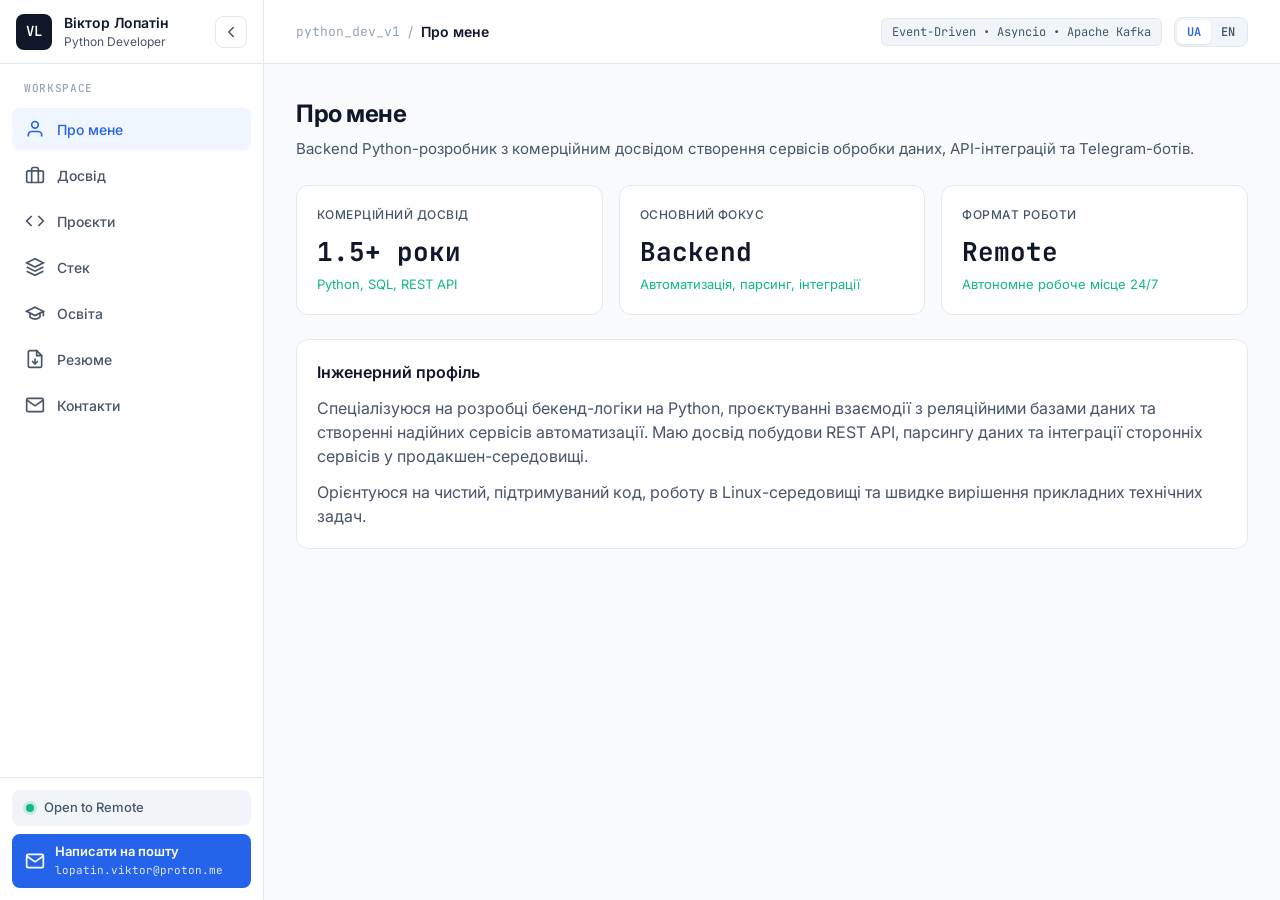
<file: index.html>
<!DOCTYPE html>
<html lang="uk">
<head>
  <meta charset="UTF-8">
  <meta name="viewport" content="width=device-width, initial-scale=1.0">
  <title>Viktor Lopatin — Python Developer</title>
  <link rel="preconnect" href="https://fonts.googleapis.com">
  <link rel="preconnect" href="https://fonts.gstatic.com" crossorigin>
  <link href="https://fonts.googleapis.com/css2?family=Inter:wght@400;500;600;700&family=JetBrains+Mono:wght@400;500&display=swap" rel="stylesheet">
  <link rel="stylesheet" href="style.css">
  <link rel="stylesheet" href="project-stack-preview.css"> 
</head>
<body>
  <div class="app-layout">
    <!-- Затемнення фону при відкритому меню на мобільному -->
    <div class="sidebar-backdrop" id="sidebarBackdrop"></div>

    <!-- Бокова панель навігації (Sidebar) -->
    <aside class="sidebar" id="sidebar">
      <div class="sidebar-header">
        <div class="brand">
          <div class="brand-icon">VL</div>
          <div class="brand-info">
            <span class="brand-name" data-i18n="brand.name">Віктор Лопатін</span>
            <span class="brand-role" data-i18n="brand.role">Python Developer</span>
          </div>
        </div>
        <button class="toggle-btn" id="toggleSidebar" title="Згорнути / розгорнути меню" aria-label="Toggle sidebar">
          <svg width="18" height="18" viewBox="0 0 24 24" fill="none" stroke="currentColor" stroke-width="2" stroke-linecap="round" stroke-linejoin="round">
            <polyline points="15 18 9 12 15 6"></polyline>
          </svg>
        </button>
      </div>

      <nav class="sidebar-nav">
        <div class="nav-section-label">WORKSPACE</div>
        
        <a href="pages/about.html" class="nav-item active" data-page="pages/about.html" data-title-key="nav.about">
          <svg class="nav-icon" viewBox="0 0 24 24" fill="none" stroke="currentColor" stroke-width="2">
            <path d="M20 21v-2a4 4 0 0 0-4-4H8a4 4 0 0 0-4 4v2"></path>
            <circle cx="12" cy="7" r="4"></circle>
          </svg>
          <span class="nav-text" data-i18n="nav.about">Про мене</span>
        </a>

        <a href="pages/experience.html" class="nav-item" data-page="pages/experience.html" data-title-key="nav.experience">
          <svg class="nav-icon" viewBox="0 0 24 24" fill="none" stroke="currentColor" stroke-width="2">
            <rect x="2" y="7" width="20" height="14" rx="2" ry="2"></rect>
            <path d="M16 21V5a2 2 0 0 0-2-2h-4a2 2 0 0 0-2 2v16"></path>
          </svg>
          <span class="nav-text" data-i18n="nav.experience">Досвід</span>
        </a>

        <a href="pages/projects.html" class="nav-item" data-page="pages/projects.html" data-title-key="nav.projects">
          <svg class="nav-icon" viewBox="0 0 24 24" fill="none" stroke="currentColor" stroke-width="2">
            <polyline points="16 18 22 12 16 6"></polyline>
            <polyline points="8 6 2 12 8 18"></polyline>
          </svg>
          <span class="nav-text" data-i18n="nav.projects">Проєкти</span>
        </a>

        <a href="pages/stack.html" class="nav-item" data-page="pages/stack.html" data-title-key="nav.stack">
          <svg class="nav-icon" viewBox="0 0 24 24" fill="none" stroke="currentColor" stroke-width="2">
            <polygon points="12 2 2 7 12 12 22 7 12 2"></polygon>
            <polyline points="2 17 12 22 22 17"></polyline>
            <polyline points="2 12 12 17 22 12"></polyline>
          </svg>
          <span class="nav-text" data-i18n="nav.stack">Стек</span>
        </a>

        <a href="pages/education.html" class="nav-item" data-page="pages/education.html" data-title-key="nav.education">
          <svg class="nav-icon" viewBox="0 0 24 24" fill="none" stroke="currentColor" stroke-width="2">
            <path d="M22 10v6M2 10l10-5 10 5-10 5z"></path>
            <path d="M6 12v5c3 3 9 3 12 0v-5"></path>
          </svg>
          <span class="nav-text" data-i18n="nav.education">Освіта</span>
        </a>

        <a href="#resume" class="nav-item" data-page="pages/resume.html" data-title-key="nav.resume">
          <svg class="nav-icon" viewBox="0 0 24 24" fill="none" stroke="currentColor" stroke-width="2" stroke-linecap="round" stroke-linejoin="round">
            <path d="M14 2H6a2 2 0 0 0-2 2v16a2 2 0 0 0 2 2h12a2 2 0 0 0 2-2V8z"></path>
            <polyline points="14 2 14 8 20 8"></polyline>
            <path d="M12 18v-6"></path>
            <path d="m9 15 3 3 3-3"></path>
          </svg>
          <span class="nav-text" data-i18n="nav.resume">Резюме</span>
        </a>

        <a href="pages/contacts.html" class="nav-item" data-page="pages/contacts.html" data-title-key="nav.contacts">
          <svg class="nav-icon" viewBox="0 0 24 24" fill="none" stroke="currentColor" stroke-width="2">
            <path d="M4 4h16c1.1 0 2 .9 2 2v12c0 1.1-.9 2-2 2H4c-1.1 0-2-.9-2-2V6c0-1.1.9-2 2-2z"></path>
            <polyline points="22,6 12,13 2,6"></polyline>
          </svg>
          <span class="nav-text" data-i18n="nav.contacts">Контакти</span>
        </a>
      </nav>

      <div class="sidebar-footer">
        <div class="status-badge">
          <span class="status-dot"></span>
          <span class="nav-text" data-i18n="sidebar.status">Open to Remote</span>
        </div>

        <a href="mailto:lopatin.viktor@proton.me" class="email-cta" title="lopatin.viktor@proton.me">
          <svg class="nav-icon" viewBox="0 0 24 24" fill="none" stroke="currentColor" stroke-width="2">
            <path d="M4 4h16c1.1 0 2 .9 2 2v12c0 1.1-.9 2-2 2H4c-1.1 0-2-.9-2-2V6c0-1.1.9-2 2-2z"></path>
            <polyline points="22,6 12,13 2,6"></polyline>
          </svg>
          <div class="email-cta-text">
            <span class="email-cta-title" data-i18n="sidebar.emailBtn">Написати на пошту</span>
            <span class="email-cta-addr">lopatin.viktor@proton.me</span>
          </div>
        </a>
      </div>
    </aside>

    <!-- Основна робоча область -->
    <main class="main-wrapper">
      <header class="topbar">
        <div class="topbar-left">
          <button class="mobile-menu-btn" id="mobileMenuBtn" title="Меню" aria-label="Open menu">
            <svg width="20" height="20" viewBox="0 0 24 24" fill="none" stroke="currentColor" stroke-width="2" stroke-linecap="round" stroke-linejoin="round">
              <line x1="3" y1="6" x2="21" y2="6"></line>
              <line x1="3" y1="12" x2="21" y2="12"></line>
              <line x1="3" y1="18" x2="21" y2="18"></line>
            </svg>
          </button>

          <div class="breadcrumbs">
            <span class="crumb-root">python_dev_v1</span>
            <span class="crumb-sep">/</span>
            <span class="crumb-current" id="pageTitle">Про мене</span>
          </div>
        </div>

        

        <div class="topbar-actions">
          <span class="meta-tag" id="randomStackTag">Python • FastAPI • Kafka</span>
          <div class="lang-switcher" role="group" aria-label="Language switcher">
            <button class="lang-btn active" data-lang="uk">UA</button>
            <button class="lang-btn" data-lang="en">EN</button>
          </div>
        </div>
      </header>

      <div class="content-viewport">
        <div class="page-container" id="appContent"></div>
      </div>
    </main>
  </div>

  <script src="translations.js"></script>
  <script src="projects-data.js"></script>
  <script src="app.js"></script>
  <script src="project-stack-preview.js"></script>
</body>
</html>
</file>
<file: style.css>
:root {
  --bg-app: #f8fafc;
  --bg-surface: #ffffff;
  --bg-subtle: #f1f5f9;
  --border-color: #e2e8f0;
  --text-primary: #0f172a;
  --text-secondary: #475569;
  --text-muted: #94a3b8;
  --accent: #2563eb;
  --accent-hover: #1d4ed8;
  --accent-light: #eff6ff;
  --success: #10b981;
  --sidebar-width: 264px;
  --sidebar-collapsed: 72px;
  --transition-speed: 0.3s;
  --ease-smooth: cubic-bezier(0.22, 1, 0.36, 1);
  --ease-fast-out: cubic-bezier(0.55, 0.05, 0.68, 0.19);
  --ease-long-in: cubic-bezier(0.16, 1, 0.3, 1);
}

* {
  box-sizing: border-box;
  margin: 0;
  padding: 0;
}

html,
body {
  font-family: 'Inter', -apple-system, BlinkMacSystemFont, sans-serif;
  background-color: var(--bg-app);
  color: var(--text-primary);
  line-height: 1.5;
  max-width: 100%;
  overflow-x: clip;
}

.app-layout {
  display: flex;
  min-height: 100vh;
  max-width: 100%;
}

.sidebar-backdrop {
  display: none;
}

/* --- SIDEBAR --- */
.sidebar {
  width: var(--sidebar-width);
  background: var(--bg-surface);
  border-right: 1px solid var(--border-color);
  display: flex;
  flex-direction: column;
  position: fixed;
  top: 0;
  left: 0;
  bottom: 0;
  z-index: 120;
  transition: width var(--transition-speed) var(--ease-smooth), transform var(--transition-speed) var(--ease-smooth);
  overflow: hidden;
}

.sidebar.collapsed {
  width: var(--sidebar-collapsed);
}

.sidebar-header {
  height: 64px;
  padding: 0 16px;
  display: flex;
  align-items: center;
  justify-content: space-between;
  border-bottom: 1px solid var(--border-color);
  transition: padding var(--transition-speed) var(--ease-smooth);
}

.sidebar.collapsed .sidebar-header {
  padding: 0;
  justify-content: center;
}

.brand {
  display: flex;
  align-items: center;
  gap: 12px;
  overflow: hidden;
  white-space: nowrap;
  max-width: 190px;
  opacity: 1;
  transition: max-width var(--transition-speed) var(--ease-smooth), opacity 0.2s ease;
}

.sidebar.collapsed .brand {
  max-width: 0;
  opacity: 0;
  pointer-events: none;
}

.brand-icon {
  min-width: 36px;
  height: 36px;
  border-radius: 8px;
  background: var(--text-primary);
  color: #fff;
  font-family: 'JetBrains Mono', monospace;
  font-weight: 600;
  font-size: 14px;
  display: flex;
  align-items: center;
  justify-content: center;
}

.brand-info {
  display: flex;
  flex-direction: column;
}

.brand-name {
  font-size: 14px;
  font-weight: 600;
  color: var(--text-primary);
}

.brand-role {
  font-size: 12px;
  color: var(--text-secondary);
}

.toggle-btn {
  min-width: 32px;
  width: 32px;
  height: 32px;
  border-radius: 8px;
  border: 1px solid var(--border-color);
  background: var(--bg-surface);
  color: var(--text-secondary);
  cursor: pointer;
  display: flex;
  align-items: center;
  justify-content: center;
  transition: background 0.2s ease, color 0.2s ease, transform var(--transition-speed) var(--ease-smooth);
}

.toggle-btn:hover {
  background: var(--bg-subtle);
  color: var(--text-primary);
}

.sidebar.collapsed .toggle-btn {
  transform: rotate(180deg);
}

/* --- NAVIGATION --- */
.sidebar-nav {
  padding: 16px 12px;
  flex: 1;
  display: flex;
  flex-direction: column;
  gap: 4px;
  overflow-y: auto;
}

.nav-section-label {
  font-family: 'JetBrains Mono', monospace;
  font-size: 11px;
  font-weight: 500;
  color: var(--text-muted);
  padding: 0 12px 8px;
  letter-spacing: 0.06em;
  white-space: nowrap;
  height: 24px;
  overflow: hidden;
  transition: opacity 0.2s ease, height 0.25s ease, padding 0.25s ease;
}

.sidebar.collapsed .nav-section-label {
  opacity: 0;
  height: 0;
  padding: 0;
}

.nav-item {
  display: flex;
  align-items: center;
  gap: 12px;
  height: 42px;
  padding: 0 13px;
  border-radius: 8px;
  color: var(--text-secondary);
  text-decoration: none;
  font-size: 14px;
  font-weight: 500;
  white-space: nowrap;
  transition: background 0.2s ease, color 0.2s ease, gap var(--transition-speed) var(--ease-smooth);
}

.sidebar.collapsed .nav-item {
  gap: 0;
  justify-content: center;
  padding: 0;
}

.nav-item:hover {
  background: var(--bg-subtle);
  color: var(--text-primary);
}

.nav-item.active {
  background: var(--accent-light);
  color: var(--accent);
}

.nav-icon {
  min-width: 20px;
  width: 20px;
  height: 20px;
  flex-shrink: 0;
}

.nav-text {
  overflow: hidden;
  max-width: 180px;
  opacity: 1;
  transition: max-width var(--transition-speed) var(--ease-smooth), opacity 0.2s ease;
}

.sidebar.collapsed .nav-text {
  max-width: 0;
  opacity: 0;
  pointer-events: none;
}

/* --- SIDEBAR FOOTER --- */
.sidebar-footer {
  padding: 12px;
  border-top: 1px solid var(--border-color);
  display: flex;
  flex-direction: column;
  gap: 8px;
}

.status-badge {
  display: flex;
  align-items: center;
  gap: 10px;
  height: 36px;
  padding: 0 14px;
  background: var(--bg-subtle);
  border-radius: 8px;
  font-size: 13px;
  font-weight: 500;
  color: var(--text-secondary);
  white-space: nowrap;
  transition: gap var(--transition-speed) var(--ease-smooth);
}

.sidebar.collapsed .status-badge {
  gap: 0;
  justify-content: center;
  padding: 0;
}

.status-dot {
  min-width: 8px;
  width: 8px;
  height: 8px;
  border-radius: 50%;
  background: var(--success);
  box-shadow: 0 0 0 3px rgba(16, 185, 129, 0.2);
  flex-shrink: 0;
}

.email-cta {
  display: flex;
  align-items: center;
  gap: 10px;
  padding: 10px 13px;
  background: var(--accent);
  color: #ffffff;
  text-decoration: none;
  border-radius: 8px;
  white-space: nowrap;
  transition: background 0.2s ease, gap var(--transition-speed) var(--ease-smooth);
}

.email-cta:hover {
  background: var(--accent-hover);
}

.sidebar.collapsed .email-cta {
  gap: 0;
  justify-content: center;
  padding: 0;
  height: 42px;
}

.email-cta-text {
  display: flex;
  flex-direction: column;
  overflow: hidden;
  max-width: 190px;
  opacity: 1;
  transition: max-width var(--transition-speed) var(--ease-smooth), opacity 0.2s ease;
}

.sidebar.collapsed .email-cta-text {
  max-width: 0;
  opacity: 0;
  pointer-events: none;
}

.email-cta-title {
  font-size: 13px;
  font-weight: 600;
  line-height: 1.2;
}

.email-cta-addr {
  font-family: 'JetBrains Mono', monospace;
  font-size: 11px;
  opacity: 0.85;
  margin-top: 2px;
}

/* --- MAIN CONTENT & TOPBAR --- */
.main-wrapper {
  flex: 1;
  min-width: 0;
  max-width: 100%;
  margin-left: var(--sidebar-width);
  display: flex;
  flex-direction: column;
  transition: margin-left var(--transition-speed) var(--ease-smooth);
}

.sidebar.collapsed ~ .main-wrapper {
  margin-left: var(--sidebar-collapsed);
}

.topbar {
  height: 64px;
  background: rgba(255, 255, 255, 0.9);
  backdrop-filter: blur(8px);
  border-bottom: 1px solid var(--border-color);
  padding: 0 32px;
  display: flex;
  align-items: center;
  justify-content: space-between;
  gap: 12px;
  position: sticky;
  top: 0;
  z-index: 50;
}

.topbar-left {
  display: flex;
  align-items: center;
  gap: 10px;
  min-width: 0;
}

.mobile-menu-btn {
  display: none;
  min-width: 36px;
  width: 36px;
  height: 36px;
  border-radius: 8px;
  border: 1px solid var(--border-color);
  background: var(--bg-surface);
  color: var(--text-primary);
  cursor: pointer;
  align-items: center;
  justify-content: center;
  flex-shrink: 0;
}

.mobile-menu-btn:hover {
  background: var(--bg-subtle);
}

.breadcrumbs {
  display: flex;
  align-items: center;
  gap: 8px;
  font-size: 14px;
  min-width: 0;
}

.crumb-root {
  font-family: 'JetBrains Mono', monospace;
  color: var(--text-muted);
  font-size: 13px;
  flex-shrink: 0;
}

.crumb-sep {
  color: var(--text-muted);
  flex-shrink: 0;
}

.crumb-current {
  font-weight: 600;
  color: var(--text-primary);
  white-space: nowrap;
  overflow: hidden;
  text-overflow: ellipsis;
}

.topbar-actions {
  display: flex;
  align-items: center;
  gap: 12px;
  flex-shrink: 0;
}

/* Плавний вжух-вжууух для плашки скілів */
.meta-tag {
  font-family: 'JetBrains Mono', monospace;
  font-size: 12px;
  padding: 4px 10px;
  background: var(--bg-subtle);
  border: 1px solid var(--border-color);
  border-radius: 6px;
  color: var(--text-secondary);
  white-space: nowrap;
  opacity: 1;
  transform: translateX(0) scale(1);
  transition: opacity 0.52s var(--ease-long-in), transform 0.58s var(--ease-long-in);
  will-change: opacity, transform;
}

.meta-tag.tag-fading {
  opacity: 0;
  transform: translateX(-12px) scale(0.97);
  transition: opacity 0.18s var(--ease-fast-out), transform 0.2s var(--ease-fast-out);
}

.meta-tag.tag-prepare {
  opacity: 0;
  transform: translateX(14px) scale(0.97);
  transition: none;
}

/* --- LANGUAGE SWITCHER --- */
.lang-switcher {
  display: inline-flex;
  background: var(--bg-subtle);
  border: 1px solid var(--border-color);
  border-radius: 8px;
  padding: 2px;
  flex-shrink: 0;
}

.lang-btn {
  font-family: 'JetBrains Mono', monospace;
  font-size: 12px;
  font-weight: 600;
  padding: 4px 10px;
  border: none;
  border-radius: 6px;
  background: transparent;
  color: var(--text-secondary);
  cursor: pointer;
  transition: all 0.2s ease;
}

.lang-btn:hover {
  color: var(--text-primary);
}

.lang-btn.active {
  background: var(--bg-surface);
  color: var(--accent);
  box-shadow: 0 1px 2px rgba(15, 23, 42, 0.08);
}

.content-viewport {
  padding: 32px;
  max-width: 1120px;
  width: 100%;
  min-width: 0;
  margin: 0 auto;
}

/* Плавна анімація переходу між сторінками: швидкий "вжух" на вихід, довгий м'який "вжууух" на вхід */
.page-container {
  width: 100%;
  max-width: 100%;
  opacity: 1;
  transform: translateX(0);
  transition: opacity 0.52s var(--ease-long-in), transform 0.62s var(--ease-long-in);
  will-change: opacity, transform;
}

.page-container.page-exit {
  opacity: 0;
  transform: translateX(-14px);
  transition: opacity 0.18s var(--ease-fast-out), transform 0.2s var(--ease-fast-out);
}

.page-container.page-enter {
  opacity: 0;
  transform: translateX(16px);
  transition: none;
}

/* --- DASHBOARD UI COMPONENTS --- */
.page-header {
  margin-bottom: 24px;
}

.page-header h1 {
  font-size: 24px;
  font-weight: 700;
  letter-spacing: -0.02em;
  margin-bottom: 6px;
  overflow-wrap: anywhere;
}

.page-header p {
  color: var(--text-secondary);
  font-size: 15px;
  overflow-wrap: anywhere;
}

.kpi-grid {
  display: grid;
  grid-template-columns: repeat(auto-fit, minmax(220px, 1fr));
  gap: 16px;
  margin-bottom: 24px;
}

.card {
  background: var(--bg-surface);
  border: 1px solid var(--border-color);
  border-radius: 12px;
  padding: 20px;
  min-width: 0;
  max-width: 100%;
  overflow-wrap: anywhere;
}

.card.placeholder-card {
  border-style: dashed;
  background: #fcfdff;
}

.kpi-label {
  font-size: 12px;
  font-weight: 500;
  color: var(--text-secondary);
  text-transform: uppercase;
  letter-spacing: 0.04em;
  margin-bottom: 8px;
}

.kpi-value {
  font-family: 'JetBrains Mono', monospace;
  font-size: 26px;
  font-weight: 700;
  color: var(--text-primary);
}

.kpi-sub {
  font-size: 13px;
  color: var(--success);
  margin-top: 4px;
}

.grid-2 {
  display: grid;
  grid-template-columns: repeat(auto-fit, minmax(300px, 1fr));
  gap: 20px;
}

.card-title {
  font-size: 16px;
  font-weight: 600;
  margin-bottom: 12px;
  display: flex;
  align-items: center;
  justify-content: space-between;
  gap: 8px;
  flex-wrap: wrap;
}

.badge {
  font-family: 'JetBrains Mono', monospace;
  font-size: 11px;
  padding: 3px 8px;
  border-radius: 6px;
  background: var(--accent-light);
  color: var(--accent);
  font-weight: 500;
  max-width: 100%;
}

.badge.live {
  background: #ecfdf5;
  color: #059669;
}

.status-note {
  margin-top: 14px;
  padding-top: 12px;
  border-top: 1px solid var(--border-color);
  font-family: 'JetBrains Mono', monospace;
  font-size: 12px;
  color: var(--text-muted);
}

.tag-list {
  display: flex;
  flex-wrap: wrap;
  gap: 8px;
  margin-top: 12px;
}

.skill-tag {
  font-size: 13px;
  padding: 5px 12px;
  background: var(--bg-subtle);
  border: 1px solid var(--border-color);
  border-radius: 6px;
  color: var(--text-primary);
  font-weight: 500;
  max-width: 100%;
  overflow-wrap: anywhere;
}

/* --- PROJECTS GRID & CARDS --- */
.projects-grid {
  display: grid;
  grid-template-columns: repeat(auto-fill, minmax(300px, 1fr));
  gap: 20px;
}

.project-card {
  background: var(--bg-surface);
  border: 1px solid var(--border-color);
  border-radius: 12px;
  overflow: hidden;
  display: flex;
  flex-direction: column;
  cursor: pointer;
  transition: transform 0.25s var(--ease-smooth), border-color 0.2s ease, box-shadow 0.25s ease;
}

.project-card:hover {
  transform: translateY(-3px);
  border-color: #cbd5e1;
  box-shadow: 0 10px 24px rgba(15, 23, 42, 0.06);
}

.project-thumb {
  width: 100%;
  height: 170px;
  background: var(--bg-subtle);
  border-bottom: 1px solid var(--border-color);
  display: flex;
  align-items: center;
  justify-content: center;
  overflow: hidden;
}

.project-thumb img {
  width: 100%;
  height: 100%;
  object-fit: cover;
  display: block;
}

.project-thumb-placeholder {
  font-family: 'JetBrains Mono', monospace;
  font-size: 12px;
  color: var(--text-muted);
  padding: 12px;
  text-align: center;
}

.project-body {
  padding: 18px 20px 20px;
  display: flex;
  flex-direction: column;
  flex: 1;
  gap: 10px;
}

.project-title {
  font-size: 17px;
  font-weight: 600;
  color: var(--text-primary);
}

.project-desc {
  font-size: 14px;
  color: var(--text-secondary);
  line-height: 1.5;
  flex: 1;
  overflow-wrap: anywhere;
}

.project-card .tag-list {
  margin-top: 6px;
}

/* --- PROJECT DETAIL VIEW --- */
.project-detail-top {
  display: flex;
  align-items: center;
  justify-content: space-between;
  gap: 12px;
  flex-wrap: wrap;
  margin-bottom: 20px;
}

.back-btn {
  display: inline-flex;
  align-items: center;
  gap: 6px;
  padding: 8px 14px;
  border-radius: 8px;
  border: 1px solid var(--border-color);
  background: var(--bg-surface);
  color: var(--text-primary);
  font-size: 14px;
  font-weight: 500;
  cursor: pointer;
  transition: background 0.2s ease, border-color 0.2s ease;
}

.back-btn:hover {
  background: var(--bg-subtle);
}

.project-links {
  display: flex;
  gap: 10px;
  flex-wrap: wrap;
}

.link-pill {
  display: inline-flex;
  align-items: center;
  gap: 6px;
  padding: 8px 14px;
  border-radius: 8px;
  font-size: 13px;
  font-weight: 600;
  text-decoration: none;
  background: var(--accent);
  color: #ffffff;
  transition: background 0.2s ease;
}

.link-pill:hover {
  background: var(--accent-hover);
}

.link-pill.secondary {
  background: var(--bg-surface);
  color: var(--text-primary);
  border: 1px solid var(--border-color);
}

.link-pill.secondary:hover {
  background: var(--bg-subtle);
}

.project-hero-split {
  display: grid;
  grid-template-columns: minmax(260px, 340px) 1fr;
  gap: 24px;
  align-items: center;
  padding-bottom: 20px;
  border-bottom: 1px solid var(--border-color);
}

.project-hero-split.no-image {
  grid-template-columns: 1fr;
}

.project-detail-img {
  width: 100%;
  max-height: 240px;
  object-fit: cover;
  border-radius: 10px;
  border: 1px solid var(--border-color);
  display: block;
}

.project-overview-box {
  display: flex;
  flex-direction: column;
  gap: 8px;
}

.project-overview-label {
  font-family: 'JetBrains Mono', monospace;
  font-size: 11px;
  font-weight: 600;
  text-transform: uppercase;
  letter-spacing: 0.06em;
  color: var(--accent);
}

.project-overview-text {
  color: var(--text-secondary);
  font-size: 15px;
  line-height: 1.65;
  max-width: 62ch;
}

.project-detail-below {
  padding-top: 18px;
}

.highlights-list {
  padding-left: 20px;
  color: var(--text-secondary);
  font-size: 14px;
  display: flex;
  flex-direction: column;
  gap: 8px;
  margin-top: 8px;
}

/* --- МОБІЛЬНА АДАПТАЦІЯ --- */
@media (max-width: 768px) {
  .meta-tag,
  .crumb-root,
  .crumb-sep,
  .toggle-btn {
    display: none;
  }

  .mobile-menu-btn {
    display: flex;
  }

  /* На мобілках сайдбар завжди розгорнутий по ширині та прихований за межами екрану */
  .sidebar,
  .sidebar.collapsed {
    width: min(280px, 82vw);
    transform: translateX(-100%);
    box-shadow: 0 10px 30px rgba(15, 23, 42, 0.14);
  }

  .sidebar.mobile-open,
  .sidebar.collapsed.mobile-open {
    transform: translateX(0);
  }

  /* Повертаємо нормальний вигляд елементів усередині мобільного меню навіть якщо до цього було .collapsed */
  .sidebar.collapsed .brand {
    max-width: 190px;
    opacity: 1;
    pointer-events: auto;
  }

  .sidebar.collapsed .nav-section-label {
    opacity: 1;
    height: 24px;
    padding: 0 12px 8px;
  }

  .sidebar.collapsed .nav-item {
    gap: 12px;
    justify-content: flex-start;
    padding: 0 13px;
  }

  .sidebar.collapsed .nav-text {
    max-width: 180px;
    opacity: 1;
    pointer-events: auto;
  }

  .sidebar.collapsed .status-badge {
    gap: 10px;
    justify-content: flex-start;
    padding: 0 14px;
  }

  .sidebar.collapsed .email-cta {
    gap: 10px;
    justify-content: flex-start;
    padding: 10px 13px;
    height: auto;
  }

  .sidebar.collapsed .email-cta-text {
    max-width: 190px;
    opacity: 1;
    pointer-events: auto;
  }

  .sidebar-backdrop {
    display: block;
    position: fixed;
    inset: 0;
    background: rgba(15, 23, 42, 0.35);
    backdrop-filter: blur(2px);
    z-index: 110;
    opacity: 0;
    pointer-events: none;
    transition: opacity 0.25s ease;
  }

  .sidebar-backdrop.active {
    opacity: 1;
    pointer-events: auto;
  }

  .main-wrapper,
  .sidebar.collapsed ~ .main-wrapper {
    margin-left: 0;
  }

  .topbar {
    padding: 0 14px;
  }

  .content-viewport {
    padding: 18px 14px;
  }

  .kpi-grid,
  .grid-2,
  .projects-grid,
  .project-hero-split {
    grid-template-columns: 1fr;
    gap: 14px;
  }

  .project-thumb {
    height: 150px;
  }

  .project-detail-img {
    max-height: 220px;
  }

  .card {
    padding: 16px;
  }

  .page-header h1 {
    font-size: 21px;
  }
}

/* --- RESUME PAGE --- */
.resume-card {
  display: flex;
  flex-direction: column;
  justify-content: space-between;
  gap: 14px;
}

.resume-actions {
  display: flex;
  flex-wrap: wrap;
  gap: 10px;
}
</file>
<file: project-stack-preview.css>
/* --- STACKED CARDS PREVIEW (НА СТОРІНЦІ ПРОЄКТУ) --- */
.project-stack-wrap {
  position: relative;
  width: 100%;
  height: 224px;
  padding: 12px 18px 14px 14px;
  cursor: pointer;
  user-select: none;
  isolation: isolate;
}

.project-stack-wrap.is-animating {
  pointer-events: none;
}

.project-stack-layer {
  position: absolute;
  inset: 12px 18px 14px 14px;
  border-radius: 12px;
  border: 1px solid #cbd5e1;
  background: var(--bg-surface);
  box-shadow: 0 8px 20px rgba(15, 23, 42, 0.1);
  overflow: hidden;
  transform-origin: center 75%;
  display: flex;
  align-items: center;
  justify-content: center;
  transition:
    transform 0.34s var(--ease-smooth),
    box-shadow 0.34s ease,
    border-color 0.25s ease,
    opacity 0.28s ease;
}

.project-stack-layer.layer-back-2 {
  background: #e2e8f0;
  border-color: #94a3b8;
  z-index: 1;
  box-shadow: 0 10px 24px rgba(15, 23, 42, 0.14);
}

.project-stack-layer.layer-back-1 {
  background: #f1f5f9;
  border-color: #cbd5e1;
  z-index: 2;
  box-shadow: 0 8px 20px rgba(15, 23, 42, 0.12);
}

.project-stack-layer.layer-front {
  z-index: 3;
  border-color: #94a3b8;
  box-shadow: 0 12px 26px rgba(15, 23, 42, 0.16);
}

.project-stack-layer img,
.project-stack-layer video {
  width: 100%;
  height: 100%;
  object-fit: cover;
  display: block;
  pointer-events: none;
}

.project-stack-layer.is-empty-card::before {
  content: "";
  position: absolute;
  top: 14px;
  left: 16px;
  width: 46%;
  height: 8px;
  border-radius: 999px;
  background: rgba(100, 116, 139, 0.22);
  box-shadow: 0 16px 0 rgba(100, 116, 139, 0.14);
}

.psp-video-tag {
  position: absolute;
  top: 10px;
  left: 10px;
  z-index: 4;
  font-family: 'JetBrains Mono', monospace;
  font-size: 10px;
  font-weight: 600;
  padding: 3px 7px;
  border-radius: 5px;
  background: rgba(15, 23, 42, 0.82);
  color: #ffffff;
  letter-spacing: 0.04em;
  pointer-events: none;
}

@keyframes stackDropIn {
  0% {
    opacity: 0;
    transform:
      translate3d(var(--drop-x, 0px), -95px, 0)
      rotate(var(--drop-rot, 0deg))
      scale(0.92);
  }
  68% {
    opacity: 1;
    transform:
      translate3d(var(--rest-x, 0px), 6px, 0)
      rotate(var(--rest-rot, 0deg))
      scale(1.01);
  }
  100% {
    opacity: 1;
    transform:
      translate3d(var(--rest-x, 0px), var(--rest-y, 0px), 0)
      rotate(var(--rest-rot, 0deg))
      scale(1);
  }
}

.project-stack-wrap.is-dropping .project-stack-layer {
  animation: stackDropIn 0.68s var(--ease-long-in) both;
}

.project-stack-wrap.is-dropping .layer-back-2 { animation-delay: 0.02s; }
.project-stack-wrap.is-dropping .layer-back-1 { animation-delay: 0.09s; }
.project-stack-wrap.is-dropping .layer-front  { animation-delay: 0.16s; }

.project-stack-wrap:not(.is-animating):hover .layer-front {
  transform:
    translate3d(calc(var(--rest-x, 0px) - 2px), calc(var(--rest-y, 0px) - 3px), 0)
    rotate(calc(var(--rest-rot, 0deg) * 0.6)) !important;
  border-color: var(--accent);
}

.project-stack-wrap:not(.is-animating):hover .layer-back-1 {
  transform:
    translate3d(calc(var(--rest-x, 0px) * 1.35), calc(var(--rest-y, 0px) * 1.3), 0)
    rotate(calc(var(--rest-rot, 0deg) * 1.35)) !important;
}

.project-stack-wrap:not(.is-animating):hover .layer-back-2 {
  transform:
    translate3d(calc(var(--rest-x, 0px) * 1.45), calc(var(--rest-y, 0px) * 1.4), 0)
    rotate(calc(var(--rest-rot, 0deg) * 1.45)) !important;
}

.project-stack-hint {
  position: absolute;
  right: 26px;
  bottom: 22px;
  z-index: 5;
  font-family: 'JetBrains Mono', monospace;
  font-size: 11px;
  padding: 4px 9px;
  border-radius: 6px;
  background: rgba(15, 23, 42, 0.82);
  color: #ffffff;
  backdrop-filter: blur(4px);
  pointer-events: none;
  transition: transform 0.2s ease, opacity 0.2s ease;
}

.project-stack-wrap:hover .project-stack-hint {
  transform: translateY(-2px);
}

/* --- КАРТИНКА САМА ПО СОБІ В СТОПЦІ (БЕЗ ФІКСОВАНОЇ РАМКИ) --- */
.psp-modal {
  position: fixed;
  inset: 0;
  z-index: 300;
  display: flex;
  flex-direction: column;
  align-items: center;
  justify-content: center;
  gap: 16px;
  padding: 20px;
  background: rgba(15, 23, 42, 0.78);
  backdrop-filter: blur(8px);
  opacity: 0;
  visibility: hidden;
  pointer-events: none;
  transition: opacity 0.2s ease, visibility 0.2s ease;
}

.psp-modal.is-open {
  opacity: 1;
  visibility: visible;
  pointer-events: auto;
}

.psp-floating-topbar {
  width: min(860px, 92vw);
  display: flex;
  align-items: center;
  justify-content: space-between;
  gap: 12px;
  z-index: 10;
}

.psp-modal-meta {
  display: inline-flex;
  align-items: center;
  gap: 10px;
  padding: 6px 12px;
  border-radius: 999px;
  background: rgba(255, 255, 255, 0.14);
  border: 1px solid rgba(255, 255, 255, 0.2);
  backdrop-filter: blur(10px);
  min-width: 0;
}

.psp-modal-counter {
  font-family: 'JetBrains Mono', monospace;
  font-size: 12px;
  font-weight: 600;
  padding: 2px 8px;
  border-radius: 999px;
  background: var(--accent);
  color: #ffffff;
  flex-shrink: 0;
}

.psp-modal-title {
  font-size: 13px;
  font-weight: 500;
  color: #f8fafc;
  overflow: hidden;
  text-overflow: ellipsis;
  white-space: nowrap;
}

.psp-modal-close {
  width: 38px;
  height: 38px;
  border-radius: 999px;
  border: 1px solid rgba(255, 255, 255, 0.24);
  background: rgba(255, 255, 255, 0.14);
  backdrop-filter: blur(10px);
  color: #ffffff;
  font-size: 20px;
  line-height: 1;
  cursor: pointer;
  display: inline-flex;
  align-items: center;
  justify-content: center;
  flex-shrink: 0;
  transition: background 0.2s ease, transform 0.2s ease;
}

.psp-modal-close:hover {
  background: rgba(255, 255, 255, 0.26);
  transform: scale(1.06);
}

/* Простір для стопки без фіксованої рамки */
.psp-deck-stage {
  position: relative;
  width: min(960px, 94vw);
  height: min(68vh, 560px);
  display: flex;
  align-items: center;
  justify-content: center;
  overflow: visible;
}

/* Контейнер підлаштовується під розмір поточної картки */
.psp-deck-stack {
  position: relative;
  display: inline-flex;
  align-items: center;
  justify-content: center;
  max-width: calc(100% - 116px);
  max-height: 100%;
}

/* Кожна картка — без жорстких рамок і фонів, лише сама картинка/відео із заокругленням */
.psp-stack-card {
  position: absolute;
  display: inline-flex;
  align-items: center;
  justify-content: center;
  border-radius: 16px;
  overflow: hidden;
  transform-origin: center 75%;
  will-change: transform, opacity;
  backface-visibility: hidden;
  transition:
    transform 0.4s var(--ease-smooth),
    opacity 0.32s ease;
}

/* Активна картка задає природний розмір стопки */
.psp-stack-card.pos-front {
  position: relative;
  z-index: 4;
  opacity: 1;
  pointer-events: auto;
}

/* Задні картки розтягуються під розмір активної і нахиляються в різні боки */
.psp-stack-card.pos-back-1 {
  position: absolute;
  inset: 0;
  z-index: 3;
  opacity: 0.9;
  pointer-events: none;
}

.psp-stack-card.pos-back-2 {
  position: absolute;
  inset: 0;
  z-index: 2;
  opacity: 0.78;
  pointer-events: none;
}

.psp-stack-card.pos-deep {
  position: absolute;
  inset: 0;
  z-index: 1;
  opacity: 0;
  pointer-events: none;
}

.psp-stack-card.no-transition {
  transition: none !important;
}

.psp-stack-card.fly-out-next {
  z-index: 6 !important;
  opacity: 0 !important;
  pointer-events: none;
  transform: translate3d(-180px, -24px, 0) rotate(-13deg) scale(0.92) !important;
  transition:
    transform 0.32s var(--ease-fast-out),
    opacity 0.26s ease !important;
}

.psp-stack-card.fly-in-start {
  z-index: 6 !important;
  opacity: 0 !important;
  transform: translate3d(-170px, -22px, 0) rotate(-12deg) scale(0.93) !important;
  transition: none !important;
}

.psp-stack-card img,
.psp-stack-card video {
  display: block;
  width: auto;
  height: auto;
  max-width: 100%;
  max-height: min(68vh, 560px);
  border-radius: 16px;
  box-shadow: 0 22px 50px rgba(2, 6, 23, 0.55);
}

.psp-stack-card.pos-back-1 img,
.psp-stack-card.pos-back-1 video,
.psp-stack-card.pos-back-2 img,
.psp-stack-card.pos-back-2 video,
.psp-stack-card.pos-deep img,
.psp-stack-card.pos-deep video {
  width: 100%;
  height: 100%;
  object-fit: cover;
}

.psp-stack-card.pos-back-1::after {
  content: "";
  position: absolute;
  inset: 0;
  border-radius: 16px;
  background: rgba(2, 6, 23, 0.18);
  pointer-events: none;
}

.psp-stack-card.pos-back-2::after,
.psp-stack-card.pos-deep::after {
  content: "";
  position: absolute;
  inset: 0;
  border-radius: 16px;
  background: rgba(2, 6, 23, 0.34);
  pointer-events: none;
}

.psp-nav-btn {
  position: absolute;
  top: 50%;
  transform: translateY(-50%);
  z-index: 8;
  width: 44px;
  height: 44px;
  border-radius: 999px;
  border: 1px solid rgba(255, 255, 255, 0.25);
  background: rgba(255, 255, 255, 0.16);
  backdrop-filter: blur(10px);
  color: #ffffff;
  font-size: 22px;
  line-height: 1;
  cursor: pointer;
  display: inline-flex;
  align-items: center;
  justify-content: center;
  box-shadow: 0 10px 25px rgba(2, 6, 23, 0.35);
  transition: transform 0.2s ease, background 0.2s ease;
}

.psp-nav-btn:hover {
  background: rgba(255, 255, 255, 0.3);
  transform: translateY(-50%) scale(1.07);
}

.psp-nav-btn.prev { left: 4px; }
.psp-nav-btn.next { right: 4px; }

.psp-thumbs-bar {
  display: flex;
  align-items: center;
  justify-content: center;
  gap: 10px;
  max-width: min(860px, 92vw);
  overflow-x: auto;
  padding: 4px;
  z-index: 10;
}

.psp-thumb-item {
  position: relative;
  min-width: 66px;
  width: 66px;
  height: 44px;
  border-radius: 9px;
  border: 2px solid rgba(255, 255, 255, 0.22);
  background: rgba(15, 23, 42, 0.6);
  overflow: hidden;
  cursor: pointer;
  padding: 0;
  opacity: 0.65;
  transition: opacity 0.2s ease, border-color 0.2s ease, transform 0.2s ease;
}

.psp-thumb-item:hover {
  opacity: 0.95;
  transform: translateY(-2px);
}

.psp-thumb-item.is-active {
  opacity: 1;
  border-color: #ffffff;
  transform: translateY(-2px) scale(1.04);
  box-shadow: 0 6px 18px rgba(2, 6, 23, 0.45);
}

.psp-thumb-item img,
.psp-thumb-item video {
  width: 100%;
  height: 100%;
  object-fit: cover;
  display: block;
  pointer-events: none;
}

.psp-thumb-vid-badge {
  position: absolute;
  right: 4px;
  bottom: 3px;
  font-family: 'JetBrains Mono', monospace;
  font-size: 9px;
  padding: 1px 4px;
  border-radius: 4px;
  background: rgba(15, 23, 42, 0.85);
  color: #fff;
}

@media (max-width: 768px) {
  .project-stack-wrap {
    height: 196px;
    padding: 10px 12px 12px 10px;
  }

  .project-stack-layer {
    inset: 10px 12px 12px 10px;
  }

  .project-stack-hint {
    right: 18px;
    bottom: 18px;
  }

  .psp-modal {
    padding: 12px;
    gap: 12px;
  }

  .psp-deck-stage {
    width: 96vw;
    height: 50vh;
  }

  .psp-deck-stack {
    max-width: calc(100% - 82px);
    max-height: 50vh;
  }

  .psp-stack-card img,
  .psp-stack-card video {
    max-height: 50vh;
  }

  .psp-nav-btn {
    width: 36px;
    height: 36px;
    font-size: 18px;
  }
}
</file>
